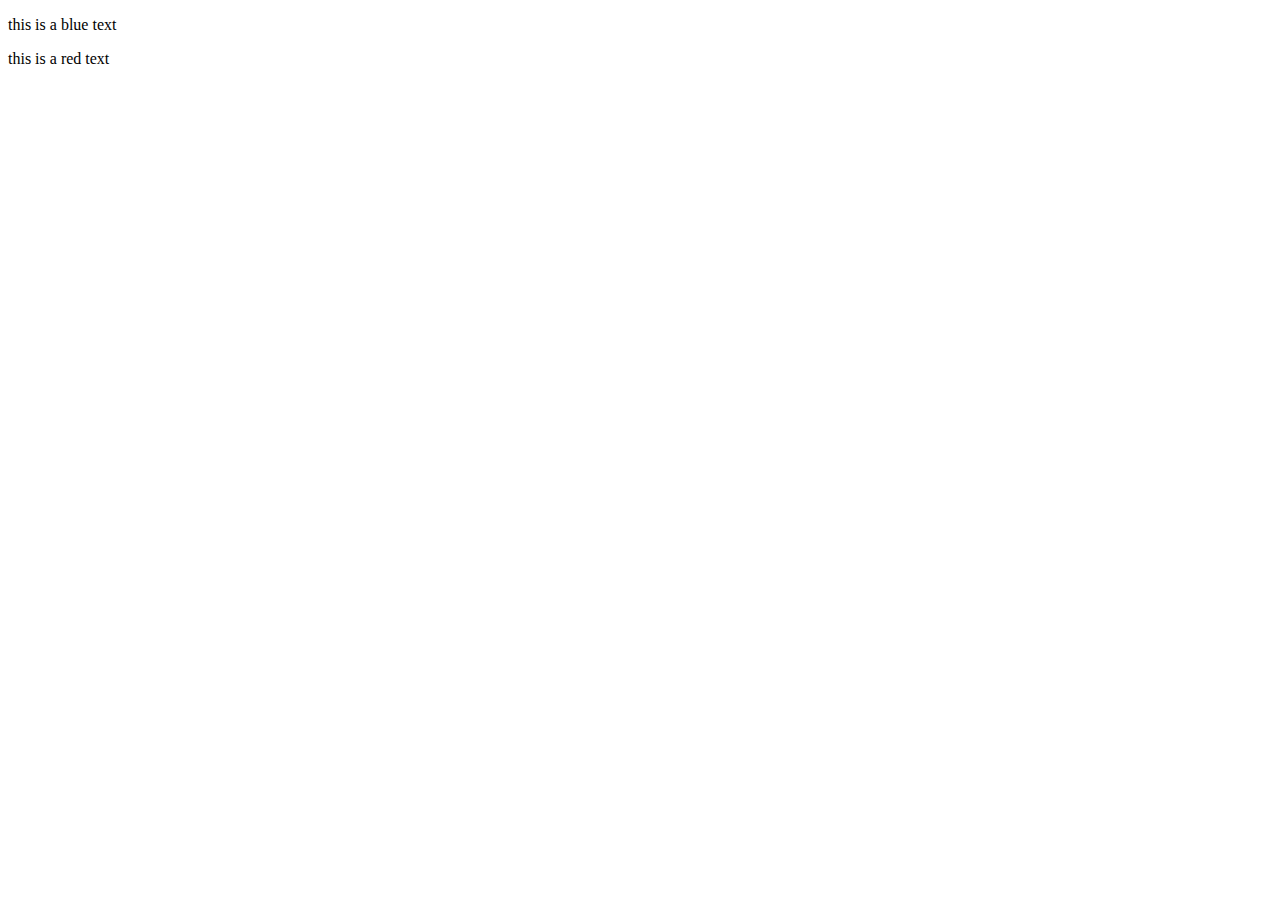
<file: classdemo/week3/index.html>
<!DOCTYPE html>
<html>
<head>
   
    <title>Page Title</title>
  
    <script src='main.js'></script>
</head>
<body>
    <p class="blue">this is a blue text</p>
    <p class="red">this is a red text</p>
    
    </p>
</body>
</html>
</file>
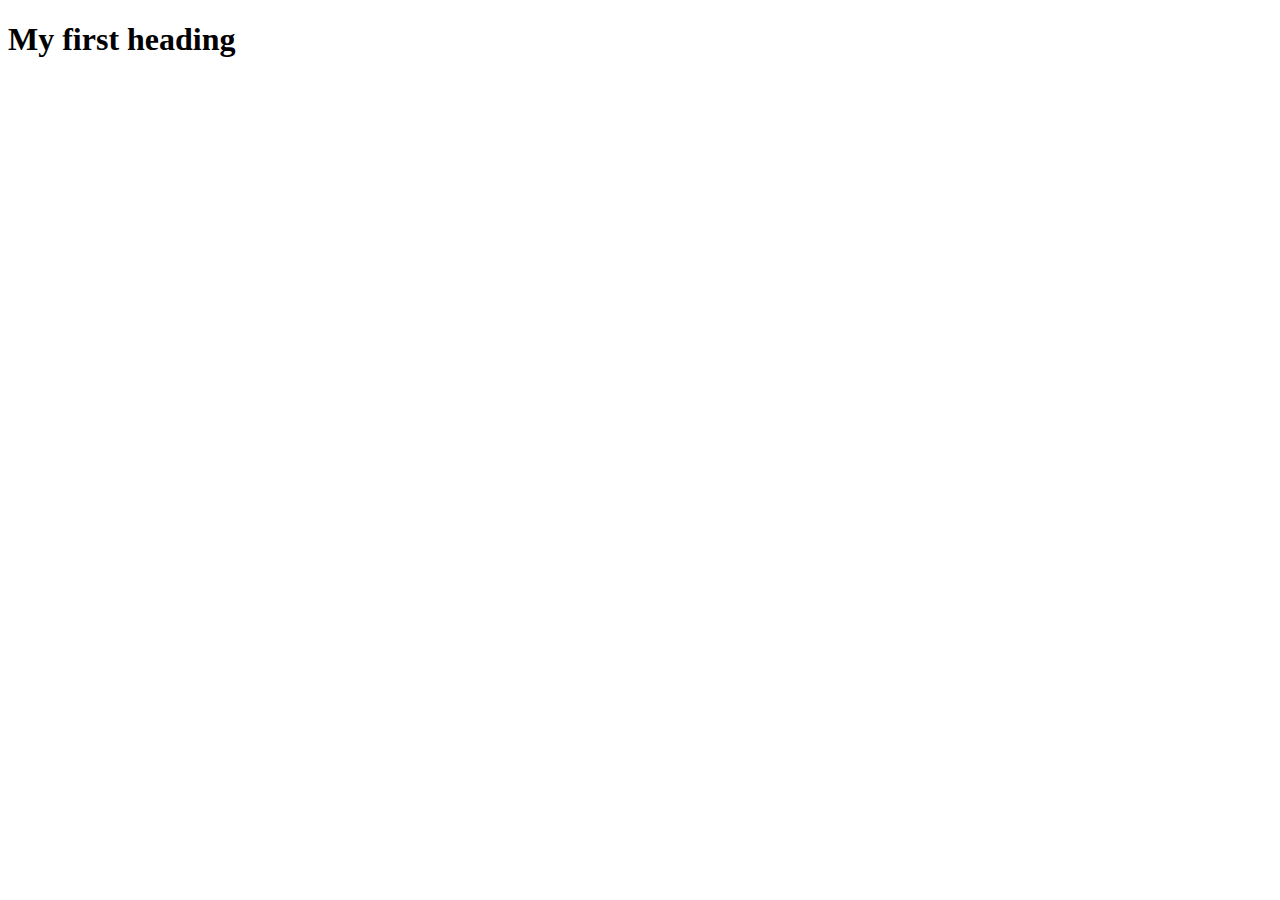
<file: classdemo/week5/assets/index.html>
<!DOCTYPE html>
<html>
<head>
    <meta charset='utf-8'>
    <meta http-equiv='X-UA-Compatible' content='IE=edge'>
    <title>Page Title</title>
    <meta name='viewport' content='width=device-width, initial-scale=1'>
</head>
<body>
    <h1>My first heading</h1>
</body>
</html>
</file>
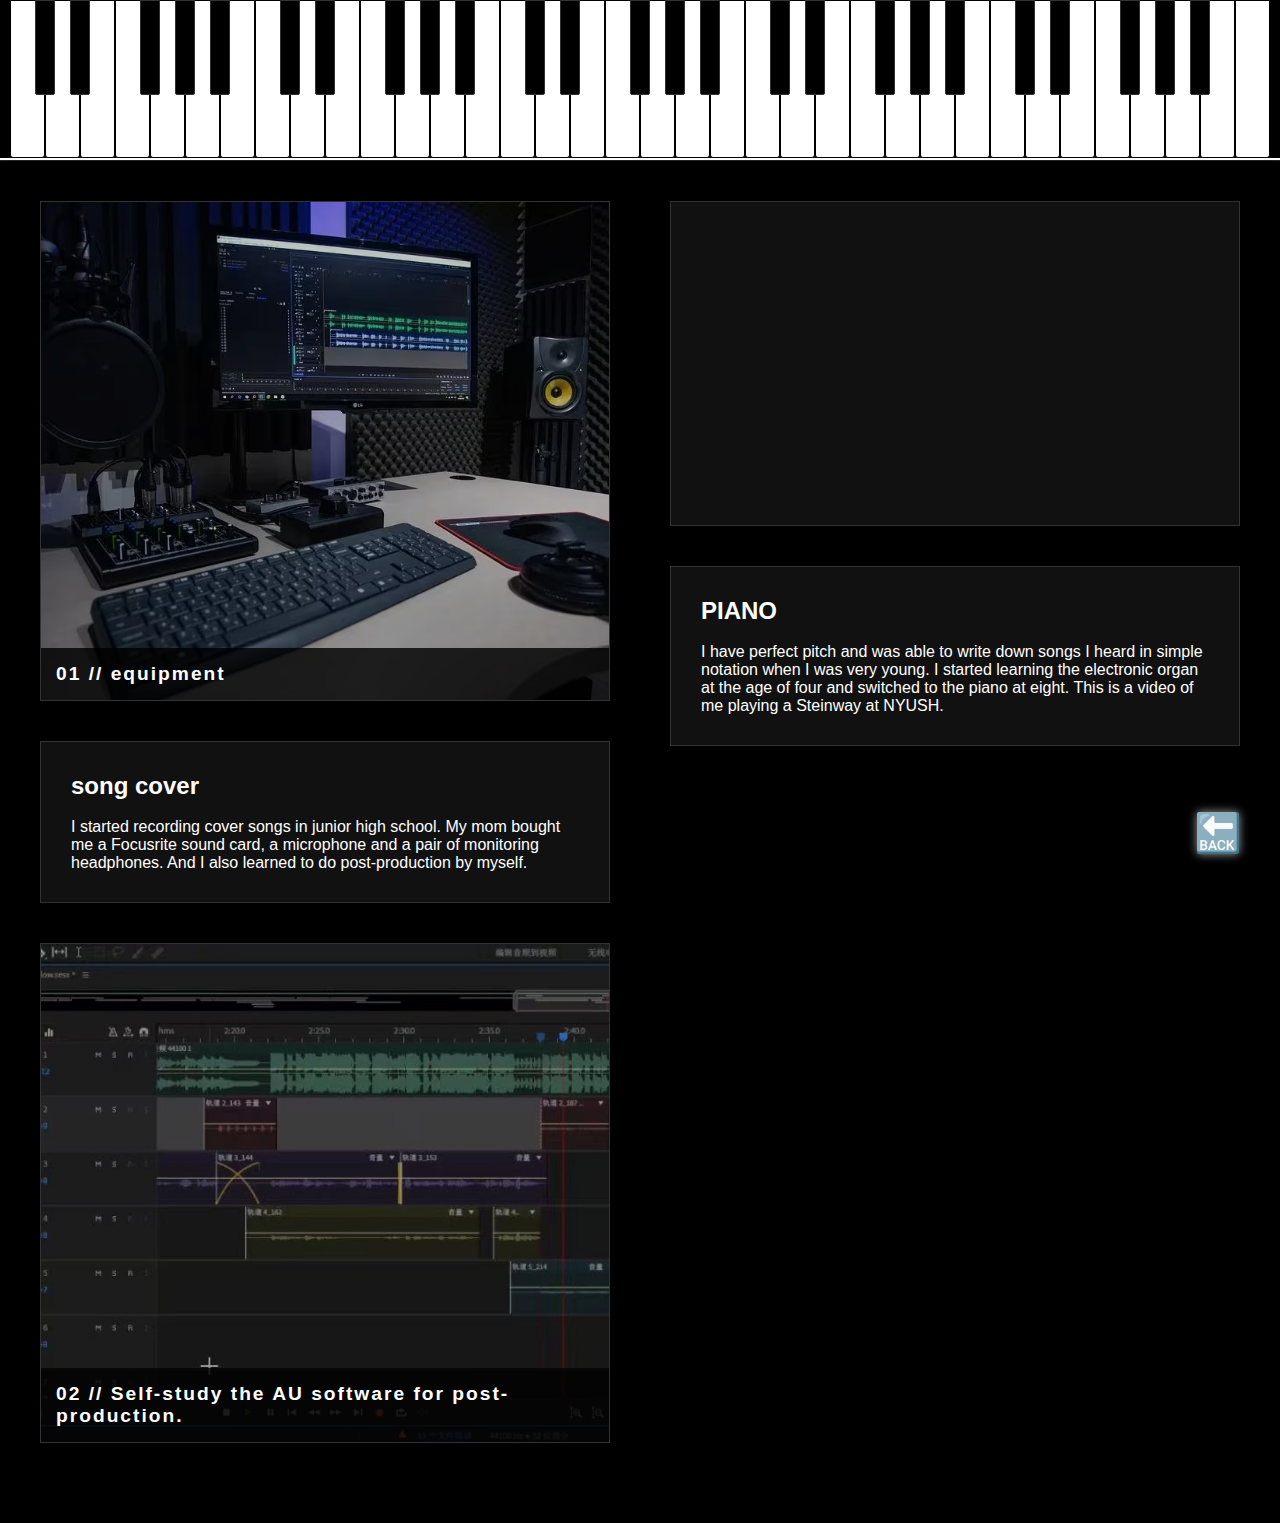
<file: classdemo/week1/music.html>
<!DOCTYPE html>
<html lang="zh-CN">
<head>
    <meta charset="UTF-8">
    <meta name="viewport" content="width=device-width, initial-scale=1.0">
    <title>music</title>
    <style>
        * {
            margin: 0;
            padding: 0;
            box-sizing: border-box;
        }

        body {
            background-color: #000;
            color: #fff;
            font-family: sans-serif;
            overflow-x: hidden; 
            overflow-y: auto;
        }

    
        #pianoCanvas {
            position: fixed;
            top: 0;
            left: 0;
            width: 100vw;
            height: 100vh;
            z-index: 10; 
            pointer-events: none; 
        }

        .piano-wrapper {
            position: fixed;
            top: 0;
            left: 0;
            width: 100vw; 
            height: 160px;
            background: #000;
            z-index: 20; 
            border-bottom: 2px solid #fff;
            box-shadow: 0 5px 20px rgba(0,0,0,0.5);
        }

        .piano {
            display: flex;
            width: 100%;
            height: 100%;
            position: relative;
            padding: 0 10px;
        }

        .key {
            flex: 1;
            height: 100%;
            background: #fff;
            border: 1px solid #000;
            border-radius: 0 0 3px 3px;
            cursor: pointer;
            position: relative;
            transition: background 0.1s;
            user-select: none;
        }
        .key:active { background: #ddd; }

        .key.black {
            flex: none; 
            width: 1.6%;
            height: 60%;
            background: #000;
            z-index: 11;
            margin-left: -0.8%;
            margin-right: -0.8%;
            border-radius: 0 0 2px 2px;
            border: 1px solid #333;
        }
        .key.black:active { background: #333; }

        /* --- 2. 内容区域 (修改重点) --- */
        .content-layer {
            position: relative;
            margin-top: 160px; /* 避让钢琴 */
            width: 100vw;
            z-index: 5; 
            
            display: grid;
            grid-template-columns: 1fr 1fr; /* 左右平分 */
            
            /* 修改 A：给左右两个大 Div 之间增加 60px 的间距 */
            gap: 60px; 

            /* 修改 B：给整个内容区四周增加 40px 的内边距，不贴边 */
            padding: 40px;

            border-top: 1px solid #333;
            min-height: calc(100vh - 160px);
        }

        /* 左侧区域 */
        .left-panel {
            display: flex;
            flex-direction: column; 
            
        }

        /* 统一的内容块样式 */
        .media-block, .text-block {
            width: 100%;
            /* 修改 C：给左侧每个元素底部增加 40px 间距 */
            margin-bottom: 40px; 
            
            /* 给容器加个边框或圆角，让间距更明显（可选） */
            border: 1px solid #333; 
        }

        .media-block {
            height: 500px;
            position: relative;
            overflow: hidden;
        }

        .text-block {
            padding: 30px;
            background: #111; /* 给文字块加个深色背景，区分度更高 */
        }

        .media-block img {
            width: 100%;
            height: 100%;
            object-fit: cover; 
            opacity: 0.8; 
            transition: opacity 0.3s;
        }
        .media-block:hover img { opacity: 1; }

        .caption {
            position: absolute;
            bottom: 0;
            left: 0;
            width: 100%;
            padding: 15px;
            background: rgba(0, 0, 0, 0.8); 
            color: #fff;
            font-size: 1.2rem;
            font-weight: bold;
            letter-spacing: 2px;
        }

        /* 右侧区域 */
        .right-panel {
            position: relative;
            width: 100%;
        }

        .video-container {
            width: 100%;
            aspect-ratio: 16 / 9; 
            background: #111;
            border: 1px solid #333;
           margin-bottom: 40px; 
        }

        .video-container iframe {
            width: 100%;
            height: 100%;
            border: none;
        }

        .back-btn {
            position: fixed; /* 固定定位 */
            bottom: 5%;      /* 距离底部 5% */
            right: 3%;       /* 距离右侧 3% */
            
            font-size: 3vw;  /* 大小根据视口宽度变化 (约等于屏幕宽度的3%) */
            text-decoration: none; /* 去掉下划线 */
            
            z-index: 100;    /* 层级最高，确保浮在一切上面 */
            cursor: pointer;
            
            /* 白色光晕效果 */
            filter: drop-shadow(0 0 5px rgba(255, 255, 255, 0.6));
            transition: transform 0.3s ease, filter 0.3s ease;
        }

        .back-btn:hover {
            transform: scale(1.3); /* 放大 1.3 倍 */
            filter: drop-shadow(0 0 15px rgba(255, 255, 255, 1)); /* 光晕变强 */
        }

        @media (max-width: 768px) {
            .back-btn {
                font-size: 3rem; 
            }
        }
    </style>
</head>
<body>

    <canvas id="pianoCanvas"></canvas>

    <div class="piano-wrapper">
        <div class="piano" id="piano"></div>
    </div>

    <div class="content-layer">
        
        <div class="left-panel">
            
            <div class="media-block">
                <img src="music.jpg" alt="Image 1">
                <div class="caption">01 // equipment</div>
            </div>

            <div class="text-block">
                <h2>song cover</h2>
                <br>
                <p>I started recording cover songs in junior high school. My mom bought me a Focusrite sound card, a microphone and a pair of monitoring headphones. And I also learned to do post-production by myself.</p>
            </div>
            
            <div class="media-block">
                <img src="au.jpg" alt="Image 2">
                <div class="caption">02 // Self-study the AU software for post-production.</div>
            </div>

             
        </div>

        <div class="right-panel">
            <div class="video-container">
                <iframe src="//player.bilibili.com/player.html?bvid=BV1dZ421E77c&page=1&high_quality=1&danmaku=0" allowfullscreen="allowfullscreen"></iframe>
            </div>
            <div class="text-block">
                <h2>PIANO</h2>
                <br>
                <p>I have perfect pitch and was able to write down songs I heard in simple notation when I was very young. I started learning the electronic organ at the age of four and switched to the piano at eight. This is a video of me playing a Steinway at NYUSH.</p>
            </div>
        </div>

    </div>

    <a href="homepage.html" class="back-btn">🔙</a>

    <script>
        const canvas = document.getElementById('pianoCanvas');
        const ctx = canvas.getContext('2d');
        const pianoContainer = document.getElementById('piano');

        function createKeys() {
            const octavePattern = [
                { type: 'white', note: 'C' }, { type: 'black', note: 'C#' },
                { type: 'white', note: 'D' }, { type: 'black', note: 'D#' },
                { type: 'white', note: 'E' }, { type: 'white', note: 'F' },
                { type: 'black', note: 'F#' }, { type: 'white', note: 'G' },
                { type: 'black', note: 'G#' }, { type: 'white', note: 'A' },
                { type: 'black', note: 'A#' }, { type: 'white', note: 'B' }
            ];
            let html = '';
            for (let i = 0; i < 5; i++) {
                octavePattern.forEach(key => {
                    html += key.type === 'white' ? `<div class="key"></div>` : `<div class="key black"></div>`;
                });
            }
            html += `<div class="key"></div>`;
            pianoContainer.innerHTML = html;
        }
        createKeys();

        const keys = document.querySelectorAll('.key');

        let width, height;
        const particles = [];
        const noteTypes = ['🎶', '🎵', '♩', '♪', '♫', '♬'];

        function resize() {
            width = canvas.width = window.innerWidth;
            height = canvas.height = window.innerHeight;
        }
        window.addEventListener('resize', resize);
        resize();

        class FallingNote {
            constructor(x) {
                this.x = x + (Math.random() * 20 - 10);
                this.y = 150; 
                this.char = noteTypes[Math.floor(Math.random() * noteTypes.length)];
                this.fontSize = Math.random() * 15 + 12; 
                this.speed = Math.random() * 1.5 + 0.8; 
                this.opacity = 1;
                this.swing = Math.random() * 1.5; 
                this.angle = Math.random() * 10;
            }

            update() {
                this.y += this.speed;
                this.angle += 0.03;
                this.x += Math.sin(this.angle) * this.swing;
                this.opacity -= 0.003;
            }

            draw() {
                ctx.globalAlpha = Math.max(0, this.opacity);
                ctx.fillStyle = "#fff";
                ctx.font = `${this.fontSize}px serif`;
                ctx.fillText(this.char, this.x, this.y);
            }
        }

        let lastGenerationTime = 0;
        window.addEventListener('mousemove', (e) => {
            const now = Date.now();
            if (e.clientY < 180 && now - lastGenerationTime > 30) { 
                particles.push(new FallingNote(e.clientX));
                lastGenerationTime = now;
            }
        });

        keys.forEach(key => {
            key.addEventListener('mousedown', () => {
                const rect = key.getBoundingClientRect();
                for(let i=0; i<3; i++) { 
                    particles.push(new FallingNote(rect.left + rect.width / 2));
                }
            });
        });

        function animate() {
            ctx.clearRect(0, 0, width, height);
            for (let i = particles.length - 1; i >= 0; i--) {
                particles[i].update();
                particles[i].draw();
                if (particles[i].opacity <= 0 || particles[i].y > height) {
                    particles.splice(i, 1);
                }
            }
            requestAnimationFrame(animate);
        }

        animate();
    </script>
</body>
</html>
</file>
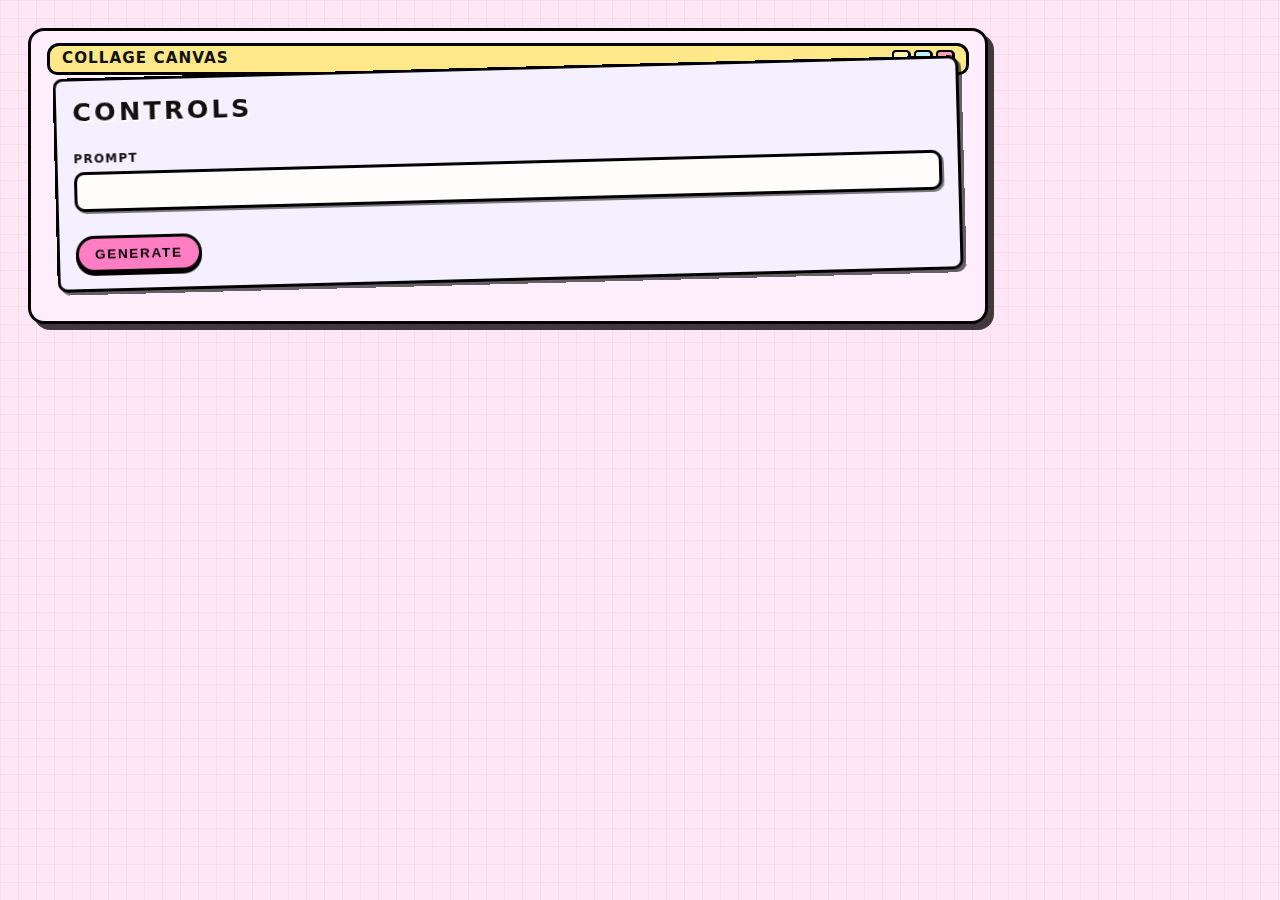
<file: classdemo/week3/page.html>
<!doctype html>
<html lang="en">

<head>
  <meta charset="UTF-8" />
  <meta name="viewport" content="width=device-width, initial-scale=1.0" />
  <title>cartoon style picture generator</title>
  <link rel="stylesheet" href="./style.css" />
</head>

<body>
  <div class="desktop">
    <div class="window window-draggable shadow-pop" id="ui-window">
      <div class="titlebar">
        <span class="titlebar-title"> COLLAGE CANVAS</span>
        <div class="window-buttons">
          <span class="window-button window-button--minimize"></span>
          <span class="window-button window-button--maximize"></span>
          <span class="window-button window-button--close"></span>
        </div>
      </div>

      <div class="panel panel-tilt-left stack-v">
        <h1>Controls</h1>

        <div class="field">
          <label class="field-label" for="prompt-input">Prompt</label>
          <input id="prompt-input" class="input" type="text" />
        </div>

        <div class="stack-h justify-between align-center">
          <button id="generate-btn" class="btn btn-primary">Generate</button>
         
        </div>
      </div>
    </div>
  </div>

  <script src="script.js"></script>
</body>

</html>
</file>
<file: classdemo/week3/style.css>
:root {
  /* Colors */
  --color-bg: #ffe6f4;
  --color-grid: rgba(0, 0, 0, 0.04);
  --color-window: #ffeefc;
  --color-window-alt: #f4f0ff;
  --color-titlebar: #ffe88a;
  --color-titlebar-alt: #d5c4ff;
  --color-accent: #ff7ec3;
  --color-accent-alt: #7f7bff;
  --color-button: #fff3b2;
  --color-button-alt: #ffd6f5;
  --color-input-bg: #fffdfc;
  --color-badge: #fffdc7;
  --color-text: #111111;

  /* Sizes & radii */
  --border-thick: 3px;
  --radius-window: 16px;
  --radius-soft: 10px;
  --radius-pill: 999px;
  --shadow-offset: 6px;
  --shadow-sm-offset: 3px;
  --spacing-xs: 4px;
  --spacing-sm: 8px;
  --spacing-md: 12px;
  --spacing-lg: 16px;
  --spacing-xl: 24px;

  /* Typography */
  --font-ui: system-ui, -apple-system, BlinkMacSystemFont, "Segoe UI", Arial,
    sans-serif;
  /* Optional pixel-ish fallback if available on system */
  --font-pixel: "Press Start 2P", "VT323", "Courier New", monospace;
}

/* ===== Page / Desktop Background ===== */

html,
body {
  height: 100%;
}

body {
  margin: 0;
  padding: 0;
  font-family: var(--font-ui);
  color: var(--color-text);
  background-color: var(--color-bg);
  /* Light Y2K grid background */
  background-image: linear-gradient(to right, var(--color-grid) 1px, transparent 1px),
    linear-gradient(to bottom, var(--color-grid) 1px, transparent 1px);
  background-size: 18px 18px;
  display: flex;
  align-items: center;
  justify-content: center;
  overflow: hidden;
}

/* Optional wrapper to center main window */
.desktop {
  width: 100%;
  max-width: 1200px;
  padding: var(--spacing-lg);
  display: flex;
  justify-content: center;
  box-sizing: border-box;
}

/* ===== Window + Panels ===== */

.window {
  position: fixed;
  top: 30px;
  left: 30px;
  width: 100%;
  max-width: 960px;
  background: var(--color-window);
  border: var(--border-thick) solid #000000;
  border-radius: var(--radius-window);
  box-shadow: var(--shadow-offset) var(--shadow-offset) 0 rgba(0, 0, 0, 0.7);
  padding: calc(var(--spacing-xl) + var(--spacing-md)) var(--spacing-xl) var(--spacing-xl);
  box-sizing: border-box;
  z-index: 10;
}

/* Draggable cursor hint (optional) */
.window-draggable {
  cursor: move;
}

/* Title bar (placed inside .window, positioned at the top) */
.titlebar {
  position: absolute;
  inset: var(--spacing-md) var(--spacing-lg) auto var(--spacing-lg);
  height: 32px;
  background: var(--color-titlebar);
  border: var(--border-thick) solid #000000;
  border-radius: calc(var(--radius-window) - 4px) calc(var(--radius-window) - 4px) 10px 10px;
  display: flex;
  align-items: center;
  padding: 0 var(--spacing-md);
  box-sizing: border-box;
  text-transform: uppercase;
  font-weight: 800;
  letter-spacing: 0.08em;
  font-size: 0.8rem;
}

/* Alternative lavender titlebar */
.titlebar--alt {
  background: var(--color-titlebar-alt);
}

/* Title text */
.titlebar-title {
  flex: 1;
  white-space: nowrap;
  overflow: hidden;
  text-overflow: ellipsis;
}

/* Window buttons container */
.window-buttons {
  display: inline-flex;
  gap: 4px;
  margin-left: var(--spacing-sm);
}

/* Base window button */
.window-button {
  width: 14px;
  height: 14px;
  border-radius: 4px;
  border: 2px solid #000000;
  background: #ffffff;
  box-shadow: 1px 1px 0 #000000;
}

/* Color variants for minimize / maximize / close */
.window-button--minimize {
  background: #fff3b2;
}

.window-button--maximize {
  background: #b6f7ff;
}

.window-button--close {
  background: #ff9eb2;
}

/* Panels / popup cards inside window */
.panel {
  position: relative;
  background: var(--color-window-alt);
  border: var(--border-thick) solid #000000;
  border-radius: var(--radius-soft);
  padding: var(--spacing-lg);
  box-shadow: var(--shadow-sm-offset) var(--shadow-sm-offset) 0 rgba(0, 0, 0, 0.6);
  margin-bottom: var(--spacing-lg);
}

/* Optional “stacked popup” tilt */
.panel-tilt-left {
  transform: rotate(-1.5deg);
}

.panel-tilt-right {
  transform: rotate(1.5deg);
}

/* ===== Typography ===== */

h1,
h2,
h3,
h4 {
  margin: 0 0 var(--spacing-md);
  font-family: var(--font-ui);
  text-transform: uppercase;
  letter-spacing: 0.12em;
  font-weight: 800;
  text-shadow: 2px 2px 0 #ffffff;
}

h1 {
  font-size: 1.6rem;
}

h2 {
  font-size: 1.25rem;
}

p,
label,
span {
  font-size: 0.95rem;
  line-height: 1.4;
}

/* Optional pixel style for small elements */
.pixel-label {
  font-family: var(--font-pixel);
  text-transform: uppercase;
  letter-spacing: 0.1em;
}

/* ===== Buttons ===== */

.btn {
  display: inline-flex;
  align-items: center;
  justify-content: center;
  gap: var(--spacing-xs);
  padding: var(--spacing-sm) var(--spacing-lg);
  border-radius: var(--radius-pill);
  border: var(--border-thick) solid #000000;
  background: var(--color-button);
  color: #000000;
  text-transform: uppercase;
  letter-spacing: 0.12em;
  font-weight: 800;
  font-size: 0.85rem;
  box-shadow: 0 var(--shadow-sm-offset) 0 #000000;
  cursor: pointer;
  transform: translateY(0);
  transition:
    transform 80ms ease,
    box-shadow 80ms ease,
    background-color 120ms ease,
    filter 120ms ease;
}

.btn-primary {
  background: var(--color-accent);
}

.btn-secondary {
  background: var(--color-button-alt);
}

.btn:hover {
  transform: translateY(1px);
  box-shadow: 0 calc(var(--shadow-sm-offset) - 2px) 0 #000000;
  filter: brightness(1.03);
}

.btn:active {
  transform: translateY(2px);
  box-shadow: 0 1px 0 #000000;
  filter: brightness(0.97);
}

.btn:disabled {
  opacity: 0.6;
  cursor: not-allowed;
  filter: grayscale(0.2);
}

/* ===== Inputs ===== */

.input,
input[type="text"],
input[type="email"],
input[type="number"],
input[type="search"],
input[type="password"],
textarea,
select {
  width: 100%;
  box-sizing: border-box;
  padding: var(--spacing-sm) var(--spacing-md);
  background-color: var(--color-input-bg);
  border-radius: var(--radius-soft);
  border: var(--border-thick) solid #000000;
  font-family: var(--font-ui);
  font-size: 0.95rem;
  outline: none;
  box-shadow: 2px 2px 0 rgba(0, 0, 0, 0.5);
}

.input-sm {
  padding: var(--spacing-xs) var(--spacing-sm);
  font-size: 0.8rem;
}

.input:focus,
input:focus,
textarea:focus,
select:focus {
  outline: 3px solid var(--color-accent-alt);
  outline-offset: 2px;
  background-color: #ffffff;
}

/* Labels / field groups */
.field {
  margin-bottom: var(--spacing-md);
}

.field-label {
  display: block;
  margin-bottom: var(--spacing-xs);
  text-transform: uppercase;
  letter-spacing: 0.1em;
  font-weight: 700;
  font-size: 0.75rem;
}

/* ===== Badges & Small UI Bits ===== */

.badge {
  display: inline-block;
  padding: 2px 8px;
  border-radius: var(--radius-pill);
  border: 2px solid #000000;
  background: var(--color-badge);
  text-transform: uppercase;
  letter-spacing: 0.1em;
  font-size: 0.65rem;
  font-weight: 800;
}

/* “Pop” sticker-style shadow that you can add to many elements */
.shadow-pop {
  box-shadow: var(--shadow-offset) var(--shadow-offset) 0 rgba(0, 0, 0, 0.75);
  transform: translate(-2px, -2px);
}

/* Optional hover jiggle for cards/badges */
.shadow-pop-hover:hover {
  transform: translate(-1px, -1px) rotate(-0.5deg);
}

/* ===== Layout Helpers ===== */

.stack-v {
  display: flex;
  flex-direction: column;
  gap: var(--spacing-md);
}

.stack-h {
  display: flex;
  flex-direction: row;
  gap: var(--spacing-md);
}

.stack-h.wrap {
  flex-wrap: wrap;
}

.align-center {
  align-items: center;
}

.justify-between {
  justify-content: space-between;
}

/* Responsive tweaks */
@media (max-width: 720px) {
  .window {
    max-width: 100%;
    padding: calc(var(--spacing-xl) + var(--spacing-lg)) var(--spacing-md) var(--spacing-lg);
    box-shadow: 4px 4px 0 rgba(0, 0, 0, 0.7);
  }

  .titlebar {
    inset: var(--spacing-sm) var(--spacing-md) auto var(--spacing-md);
    height: 30px;
    font-size: 0.7rem;
  }

  .panel {
    padding: var(--spacing-md);
  }

  .stack-h {
    flex-direction: column;
  }
}
</file>
